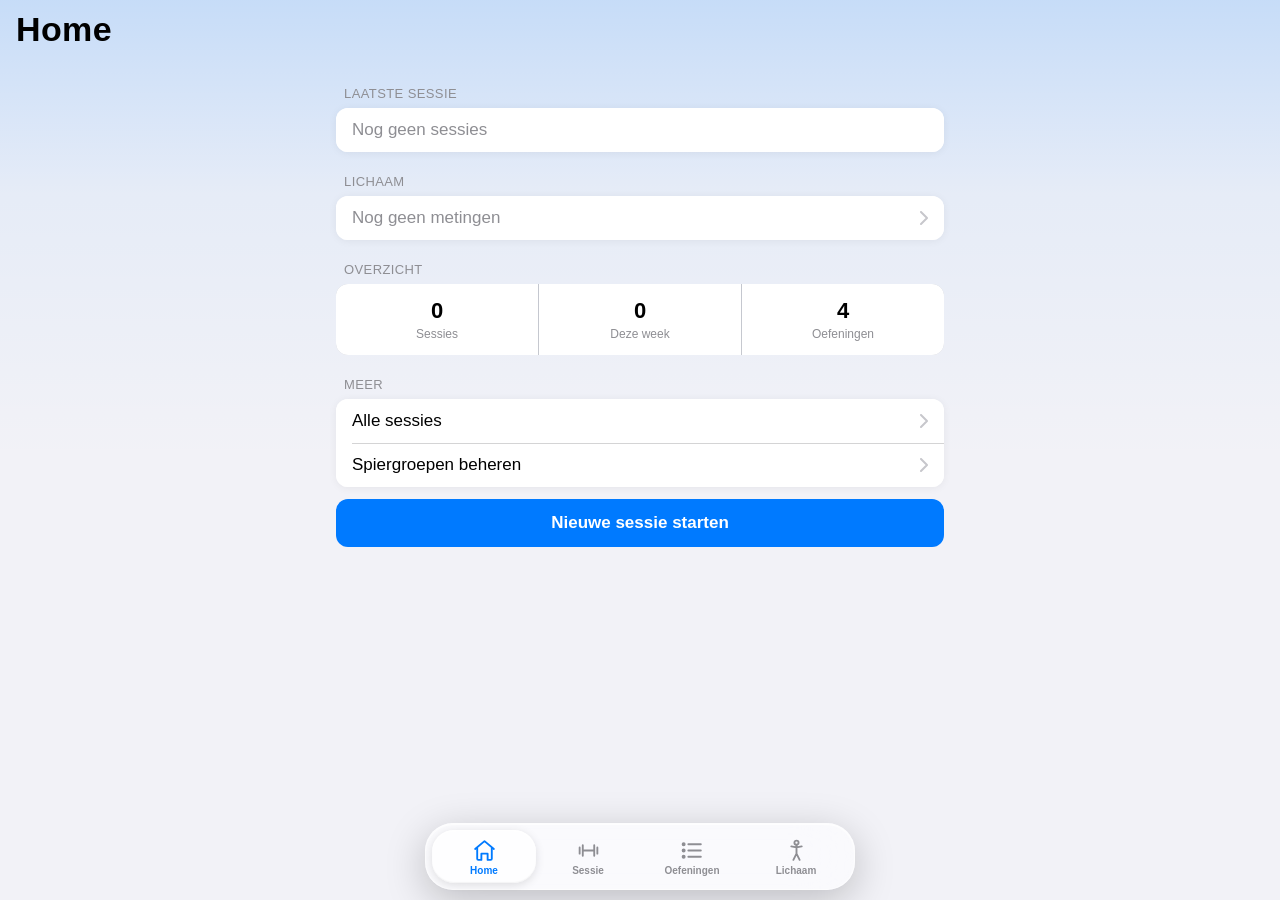
<file: index.html>
<!DOCTYPE html>
<html lang="nl">
<head>
  <meta charset="UTF-8" />
  <meta name="viewport" content="width=device-width, initial-scale=1, viewport-fit=cover, maximum-scale=1" />
  <title>Gym Tracker</title>
  <meta name="theme-color" content="#f9f9f9" media="(prefers-color-scheme: light)" />
  <meta name="theme-color" content="#161616" media="(prefers-color-scheme: dark)" />
  <link rel="manifest" href="./manifest.webmanifest" />
  <link rel="apple-touch-icon" href="./icons/icon-192.png" />
  <meta name="apple-mobile-web-app-capable" content="yes" />
  <meta name="apple-mobile-web-app-status-bar-style" content="default" />
  <meta name="apple-mobile-web-app-title" content="Gym" />
  <link rel="stylesheet" href="./styles.css" />
</head>
<body>
  <header class="app-header">
    <div class="nav-row" id="hdr-back"></div>
    <div class="title-row">
      <h1 class="large-title" id="view-title">Home</h1>
      <div id="hdr-right"></div>
    </div>
  </header>

  <main id="view"></main>

  <nav class="tabbar"><div class="tabbar-pill" id="tabbar"></div></nav>

  <div id="modal-root"></div>

  <script src="./app.js"></script>
</body>
</html>
</file>
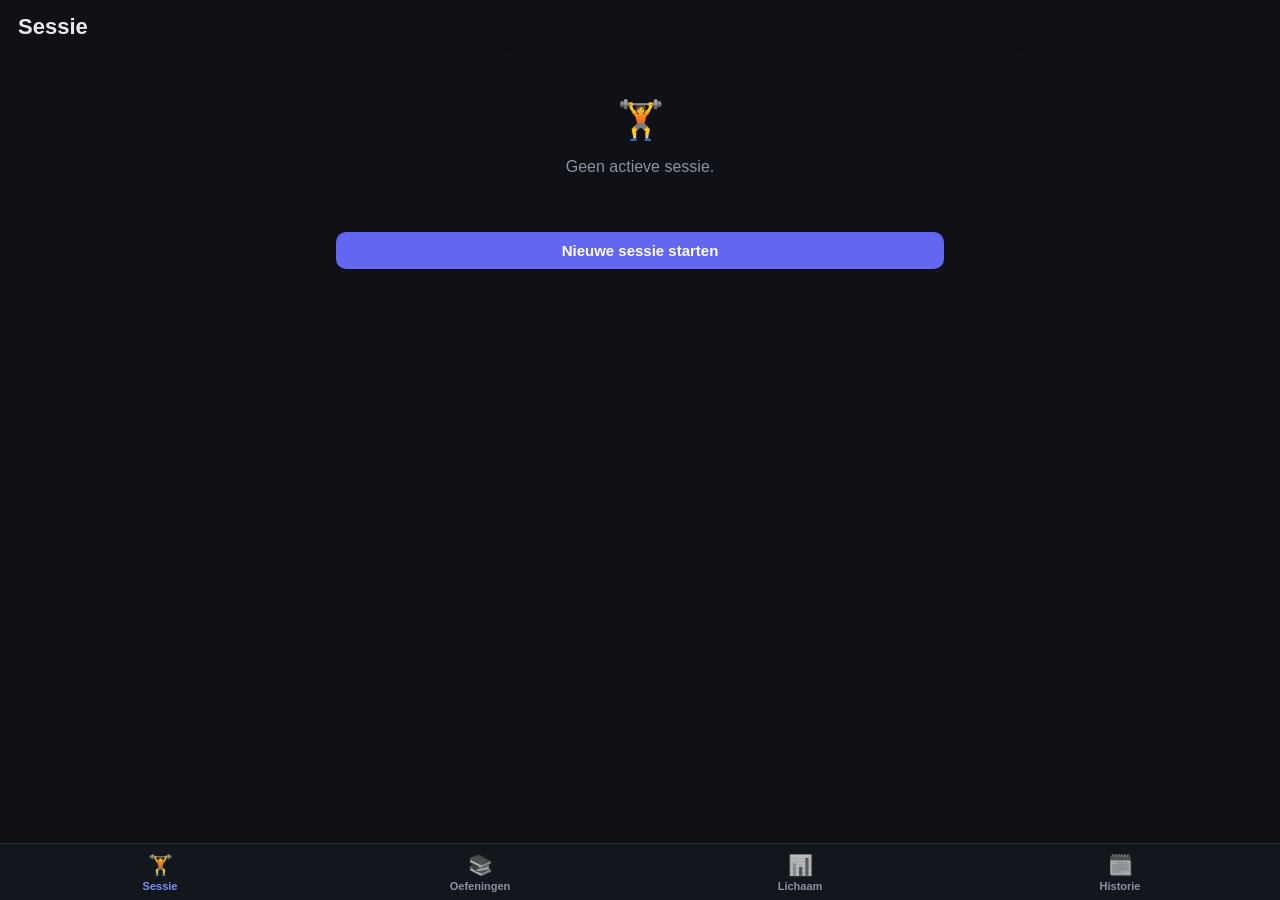
<file: gym-tracker/index.html>
<!DOCTYPE html>
<html lang="nl">
<head>
  <meta charset="UTF-8" />
  <meta name="viewport" content="width=device-width, initial-scale=1, viewport-fit=cover, maximum-scale=1" />
  <title>Gym Tracker</title>
  <meta name="theme-color" content="#0f1117" />
  <link rel="manifest" href="./manifest.webmanifest" />
  <link rel="apple-touch-icon" href="./icons/icon-192.png" />
  <meta name="apple-mobile-web-app-capable" content="yes" />
  <meta name="apple-mobile-web-app-status-bar-style" content="black-translucent" />
  <meta name="apple-mobile-web-app-title" content="Gym" />
  <link rel="stylesheet" href="./styles.css" />
</head>
<body>
  <header class="app-header">
    <h1 id="view-title">Sessie</h1>
    <div id="header-action"></div>
  </header>

  <main id="view"></main>

  <nav class="tabbar">
    <button class="tab" data-view="session"><span class="ico">🏋️</span><span>Sessie</span></button>
    <button class="tab" data-view="library"><span class="ico">📚</span><span>Oefeningen</span></button>
    <button class="tab" data-view="body"><span class="ico">📊</span><span>Lichaam</span></button>
    <button class="tab" data-view="history"><span class="ico">🗓️</span><span>Historie</span></button>
  </nav>

  <!-- Modal-host -->
  <div id="modal-root"></div>

  <script src="./app.js"></script>
</body>
</html>
</file>
<file: styles.css>
/* ===== iOS / Liquid Glass design tokens ===== */
:root {
  /* Licht (standaard) */
  --bg: #f2f2f7;
  --surface: #ffffff;
  --surface-2: #e9e9ee;
  --text: #000000;
  --text-2: #3c3c43;
  --muted: #8e8e93;
  --separator: rgba(60, 60, 67, 0.22);
  --accent: #007aff;
  --green: #34c759;
  --red: #ff3b30;
  --orange: #ff9500;
  --seg-active: #ffffff;
  --shadow: 0 1px 8px rgba(0, 0, 0, 0.06);
  /* Glas */
  --glass-bg: rgba(255, 255, 255, 0.6);
  --glass-border: rgba(255, 255, 255, 0.55);
  --glass-hi: rgba(255, 255, 255, 0.85);
  --glass-active: rgba(255, 255, 255, 0.82);
  --bodymap-off: #c9c9ce;
  --bodymap-skin: #b3b3bb;
  /* Ambient gloed bovenaan (Apple Health-stijl) */
  --hero: linear-gradient(180deg, rgba(0, 122, 255, 0.18) 0%, rgba(0, 122, 255, 0.05) 42%, rgba(0, 122, 255, 0) 100%);
  --radius: 12px;
  --safe-top: env(safe-area-inset-top, 0px);
  --safe-bottom: env(safe-area-inset-bottom, 0px);
}

@media (prefers-color-scheme: dark) {
  :root {
    --bg: #000000;
    --surface: #1c1c1e;
    --surface-2: #2c2c2e;
    --text: #ffffff;
    --text-2: #ebebf5;
    --muted: #8e8e93;
    --separator: rgba(84, 84, 88, 0.6);
    --accent: #0a84ff;
    --green: #30d158;
    --red: #ff453a;
    --orange: #ff9f0a;
    --seg-active: #636366;
    --shadow: none;
    --glass-bg: rgba(40, 40, 42, 0.55);
    --glass-border: rgba(255, 255, 255, 0.14);
    --glass-hi: rgba(255, 255, 255, 0.16);
    --glass-active: rgba(120, 120, 128, 0.5);
    --bodymap-off: #3a3a3c;
    --bodymap-skin: #48484a;
    --hero: linear-gradient(180deg, rgba(10, 132, 255, 0.34) 0%, rgba(10, 132, 255, 0.10) 45%, rgba(10, 132, 255, 0) 100%);
  }
}

* { box-sizing: border-box; -webkit-tap-highlight-color: transparent; }

html {
  background: var(--bg);
}
html, body {
  margin: 0;
  color: var(--text);
  font-family: -apple-system, BlinkMacSystemFont, "SF Pro Text", "Segoe UI", Roboto, sans-serif;
  font-size: 17px;
  -webkit-font-smoothing: antialiased;
  overscroll-behavior-y: none;
}
body {
  min-height: 100vh;
  padding-bottom: calc(96px + var(--safe-bottom));
  background-color: var(--bg);
  background-image: var(--hero);
  background-repeat: no-repeat;
  background-attachment: fixed;
  background-position: top;
  background-size: 100% 460px;
}

/* ===== Header ===== */
.app-header {
  position: sticky; top: 0; z-index: 10;
  padding: calc(var(--safe-top) + 8px) 16px 4px;
  background: transparent;
  border-bottom: 0.5px solid transparent;
  transition: background 0.25s ease, border-color 0.25s ease;
}
.app-header.scrolled {
  background: var(--glass-bg);
  backdrop-filter: saturate(180%) blur(22px);
  -webkit-backdrop-filter: saturate(180%) blur(22px);
  border-bottom-color: var(--separator);
}
.nav-row { display: flex; align-items: center; }
.nav-row:empty { display: none; }
.nav-back {
  background: none; border: none; color: var(--accent);
  font-size: 17px; padding: 2px 0 4px; display: flex; align-items: center; gap: 3px;
}
.nav-back svg { width: 11px; height: 18px; }
.title-row { display: flex; align-items: center; justify-content: space-between; gap: 10px; }
.large-title { font-size: 34px; font-weight: 700; letter-spacing: 0.37px; margin: 2px 0 10px; flex: 1; min-width: 0; }
.title-action { background: none; color: var(--accent); font-size: 17px; font-weight: 600; padding: 6px 0; white-space: nowrap; }
.icon-btn {
  width: 34px; height: 34px; border-radius: 50%; flex-shrink: 0;
  background: var(--glass-bg); border: 1px solid var(--glass-border); color: var(--accent);
  backdrop-filter: saturate(180%) blur(16px); -webkit-backdrop-filter: saturate(180%) blur(16px);
  display: grid; place-items: center; box-shadow: inset 0 1px 1px var(--glass-hi);
}
.icon-btn:active { filter: brightness(0.92); transform: scale(0.94); }
.icon-btn svg { width: 19px; height: 19px; }

/* ===== Main ===== */
main { padding: 0 16px 28px; max-width: 640px; margin: 0 auto; }

/* ===== Inset-grouped lijsten ===== */
.group-label { font-size: 13px; color: var(--muted); margin: 22px 8px 7px; text-transform: uppercase; letter-spacing: 0.4px; }
.group { background: var(--surface); border-radius: var(--radius); overflow: hidden; box-shadow: var(--shadow); margin-bottom: 8px; }
.row { display: flex; align-items: center; gap: 12px; padding: 12px 16px; min-height: 44px; position: relative; background: var(--surface); }
.row + .row::before { content: ""; position: absolute; top: 0; left: 16px; right: 0; height: 0.5px; background: var(--separator); }
.row:active { background: var(--surface-2); }
.row .r-main { flex: 1; min-width: 0; }
.row .r-title { font-size: 17px; }
.row .r-sub { font-size: 13px; color: var(--muted); margin-top: 2px; }
.row .r-value { color: var(--muted); font-size: 17px; }
.chevron { color: #c7c7cc; width: 8px; height: 14px; flex-shrink: 0; }
@media (prefers-color-scheme: dark) { .chevron { color: #48484a; } }

/* ===== Cards ===== */
.card { background: var(--surface); border-radius: 16px; padding: 16px; box-shadow: var(--shadow); margin-bottom: 14px; }
.card-head { display: flex; align-items: center; justify-content: space-between; gap: 10px; margin-bottom: 12px; }
.card-head h3 { margin: 0; font-size: 20px; font-weight: 700; }

.muted { color: var(--muted); }
.small { font-size: 13px; }
.center { text-align: center; }

/* ===== Empty state ===== */
.empty { color: var(--muted); text-align: center; padding: 56px 16px 32px; }
.empty .big { font-size: 52px; display: block; margin-bottom: 14px; }
.empty p { font-size: 16px; }

/* ===== Buttons ===== */
button { font-family: inherit; cursor: pointer; border: none; font-size: 17px; }
.btn-primary { background: var(--accent); color: #fff; border-radius: 12px; padding: 14px; font-weight: 600; width: 100%; }
.btn-primary:active { filter: brightness(0.92); }
.btn-tinted { background: color-mix(in srgb, var(--accent) 14%, transparent); color: var(--accent); border-radius: 12px; padding: 13px; font-weight: 600; width: 100%; }
.btn-grey { background: var(--surface-2); color: var(--text); border-radius: 12px; padding: 13px; font-weight: 600; width: 100%; }
.btn-link { background: none; color: var(--accent); padding: 8px 0; font-weight: 400; }
.btn-destructive { background: none; color: var(--red); width: 100%; padding: 14px; font-weight: 400; }
.btn-add-cell { width: 100%; background: var(--surface); border-radius: var(--radius); padding: 14px 16px; color: var(--accent); font-weight: 400; text-align: left; box-shadow: var(--shadow); display: flex; align-items: center; gap: 8px; }
.plus-circle { width: 22px; height: 22px; flex-shrink: 0; }

/* ===== Inputs ===== */
input, select, textarea { font-family: inherit; font-size: 17px; background: var(--surface-2); border: none; color: var(--text); border-radius: 10px; padding: 12px 14px; width: 100%; }
input:focus, select:focus, textarea:focus { outline: 2px solid var(--accent); outline-offset: -1px; }
select { appearance: none; -webkit-appearance: none; }
.field { margin-bottom: 14px; }
.field label { display: block; font-size: 13px; color: var(--muted); margin: 0 0 6px 4px; }
.row-inputs { display: flex; gap: 10px; }
.row-inputs > * { flex: 1; }
.select-wrap { position: relative; }
.select-wrap::after { content: ""; position: absolute; right: 14px; top: 50%; transform: translateY(-50%); width: 10px; height: 6px; pointer-events: none; background: var(--muted); clip-path: polygon(0 0, 100% 0, 50% 100%); }

/* ===== Set-rijen ===== */
.set-head, .set-row { display: grid; grid-template-columns: 30px 1fr 1fr 36px; gap: 8px; align-items: center; }
.set-head { font-size: 12px; color: var(--muted); margin: 4px 0 6px; padding: 0 2px; }
.set-row { margin-bottom: 8px; }
.set-row .setnum { width: 28px; height: 28px; border-radius: 8px; background: var(--surface-2); color: var(--muted); display: grid; place-items: center; font-size: 14px; font-weight: 600; }
.set-row input { text-align: center; padding: 10px; }
.set-row .del { background: none; color: var(--muted); padding: 4px; font-size: 18px; }
.vol-line { font-size: 13px; color: var(--muted); margin-top: 6px; }
.vol-line b { color: var(--text); }

/* ===== Timer ===== */
.timer-card {
  display: flex; align-items: center; justify-content: space-between;
  background: var(--surface); border-radius: 16px; padding: 14px 18px; box-shadow: var(--shadow); margin: 12px 0 14px;
}
.timer-card .t-time { font-size: 30px; font-weight: 700; font-variant-numeric: tabular-nums; letter-spacing: 0.5px; }
.timer-card .t-vol { text-align: right; }
.timer-card .t-vol .v { font-size: 22px; font-weight: 700; }
.timer-card .t-lbl { font-size: 12px; color: var(--muted); margin-top: 1px; }

/* ===== Pills ===== */
.pill { display: inline-block; padding: 3px 10px; border-radius: 999px; background: color-mix(in srgb, var(--accent) 14%, transparent); color: var(--accent); font-size: 13px; font-weight: 600; }

/* ===== Segmented control ===== */
.segmented { display: flex; background: var(--surface-2); border-radius: 9px; padding: 2px; gap: 2px; margin-bottom: 14px; }
.segmented button { flex: 1; border-radius: 7px; background: transparent; color: var(--text); padding: 7px 4px; font-size: 13px; font-weight: 500; }
.segmented button.active { background: var(--seg-active); font-weight: 600; box-shadow: 0 1px 4px rgba(0,0,0,.12); }

/* ===== Stats ===== */
.stat-grid { display: grid; grid-template-columns: repeat(3, 1fr); gap: 1px; background: var(--separator); border-radius: 12px; overflow: hidden; }
.stat { background: var(--surface); padding: 14px 8px; text-align: center; }
.stat .val { font-size: 22px; font-weight: 700; }
.stat .val .u { font-size: 13px; color: var(--muted); font-weight: 400; }
.stat .lbl { font-size: 12px; color: var(--muted); margin-top: 3px; }
.delta-up { color: var(--green); }
.delta-down { color: var(--accent); }

/* ===== Chart ===== */
.chart { width: 100%; height: 190px; display: block; }
.chart-line { fill: none; stroke: var(--accent); stroke-width: 2.5; stroke-linejoin: round; stroke-linecap: round; }
.chart-fill { fill: color-mix(in srgb, var(--accent) 12%, transparent); stroke: none; }
.chart-dot { fill: var(--accent); }
.chart-lbl { fill: var(--muted); font-size: 11px; }

/* ===== Zwevende glazen tabbalk (Liquid Glass) ===== */
.tabbar {
  position: fixed; left: 0; right: 0; bottom: 0; z-index: 20;
  display: flex; justify-content: center;
  padding: 0 16px calc(10px + var(--safe-bottom));
  pointer-events: none;
}
.tabbar-pill {
  pointer-events: auto; position: relative; display: flex;
  width: 100%; max-width: 430px; padding: 6px; border-radius: 28px;
  background: var(--glass-bg);
  backdrop-filter: saturate(200%) blur(28px);
  -webkit-backdrop-filter: saturate(200%) blur(28px);
  border: 1px solid var(--glass-border);
  box-shadow: 0 10px 40px rgba(0, 0, 0, 0.22), inset 0 1px 1px var(--glass-hi);
}
.tab-highlight {
  position: absolute; top: 6px; bottom: 6px; left: 6px;
  width: calc((100% - 12px) / 4); border-radius: 22px;
  background: var(--glass-active);
  box-shadow: inset 0 1px 1px var(--glass-hi), inset 0 -1px 1px rgba(0,0,0,0.04), 0 2px 10px rgba(0, 0, 0, 0.12);
  transform: translateX(calc(var(--idx, 0) * 100%));
  transition: transform 0.42s cubic-bezier(0.34, 1.3, 0.5, 1);
}
.tab {
  position: relative; z-index: 1; flex: 1; background: none;
  display: flex; flex-direction: column; align-items: center; gap: 2px;
  padding: 8px 0 7px; color: var(--muted); font-size: 10px; font-weight: 600;
  transition: color 0.25s, transform 0.1s;
}
.tab svg { width: 25px; height: 25px; }
.tab.active { color: var(--accent); }
.tab:active { transform: scale(0.9); }

/* ===== Modal (glas-sheet) ===== */
#modal-root:empty { display: none; }
.modal-overlay { position: fixed; inset: 0; z-index: 50; background: rgba(0, 0, 0, 0.4); display: flex; align-items: flex-end; justify-content: center; animation: fade 0.2s ease; }
.modal {
  width: 100%; max-width: 640px; background: var(--bg);
  border-radius: 16px 16px 0 0; padding: 10px 16px calc(20px + var(--safe-bottom));
  max-height: 92vh; overflow-y: auto; animation: slideup 0.28s cubic-bezier(0.2, 0.8, 0.2, 1);
  border-top: 0.5px solid var(--glass-border);
}
.modal-grabber { width: 36px; height: 5px; border-radius: 3px; background: var(--separator); margin: 6px auto 14px; }
.modal h2 { margin: 0 0 16px; font-size: 20px; font-weight: 700; text-align: center; }
@keyframes fade { from { opacity: 0; } }
@keyframes slideup { from { transform: translateY(100%); } }

/* ===== Toast ===== */
.toast { position: fixed; left: 50%; bottom: calc(110px + var(--safe-bottom)); transform: translateX(-50%); background: rgba(40, 40, 40, 0.95); color: #fff; padding: 11px 18px; border-radius: 999px; font-size: 15px; z-index: 60; animation: fade 0.2s; box-shadow: 0 8px 30px rgba(0, 0, 0, 0.35); }

.spacer { flex: 1; }
.mt { margin-top: 12px; }

/* ===== Lichaam-figuur ===== */
.bodymap { width: 100%; max-width: 320px; height: auto; display: block; margin: 2px auto 0; }
.bodymap rect, .bodymap ellipse, .bodymap path, .bodymap circle { transition: fill 0.3s ease; }
.bm-cap { fill: var(--muted); font-size: 12px; text-anchor: middle; font-weight: 600; }
.chips { display: flex; flex-wrap: wrap; gap: 6px; justify-content: center; margin-top: 12px; }

/* ===== Reorder + verwijder in spiergroepen ===== */
.reorder { display: flex; gap: 4px; }
.mv { background: var(--surface-2); color: var(--accent); border-radius: 8px; padding: 6px 9px; display: grid; place-items: center; }
.mv:disabled { opacity: 0.35; color: var(--muted); }
.mv svg { width: 16px; height: 16px; }
.del-x { background: none; color: var(--red); padding: 6px 4px; font-size: 17px; }
</file>
<file: gym-tracker/styles.css>
:root {
  --bg: #0f1117;
  --surface: #181b24;
  --surface-2: #20242f;
  --border: #2a2f3c;
  --text: #e7e9ee;
  --muted: #8b92a3;
  --accent: #6366f1;
  --accent-2: #818cf8;
  --danger: #ef4444;
  --ok: #22c55e;
  --radius: 14px;
  --safe-top: env(safe-area-inset-top, 0px);
  --safe-bottom: env(safe-area-inset-bottom, 0px);
}

* { box-sizing: border-box; -webkit-tap-highlight-color: transparent; }

html, body {
  margin: 0;
  background: var(--bg);
  color: var(--text);
  font-family: -apple-system, BlinkMacSystemFont, "Segoe UI", Roboto, sans-serif;
  font-size: 16px;
  overscroll-behavior-y: none;
}

body {
  min-height: 100vh;
  padding-bottom: calc(72px + var(--safe-bottom));
}

/* Header */
.app-header {
  position: sticky;
  top: 0;
  z-index: 10;
  display: flex;
  align-items: center;
  justify-content: space-between;
  padding: calc(var(--safe-top) + 14px) 18px 14px;
  background: linear-gradient(180deg, var(--bg) 70%, transparent);
  backdrop-filter: blur(8px);
}
.app-header h1 { font-size: 22px; font-weight: 700; margin: 0; }

#header-action button { font-size: 14px; }

/* Main */
main { padding: 4px 16px 24px; max-width: 640px; margin: 0 auto; }

/* Cards */
.card {
  background: var(--surface);
  border: 1px solid var(--border);
  border-radius: var(--radius);
  padding: 16px;
  margin-bottom: 12px;
}
.card-head {
  display: flex; align-items: center; justify-content: space-between;
  gap: 10px; margin-bottom: 10px;
}
.card-head h3 { margin: 0; font-size: 17px; }

.muted { color: var(--muted); }
.small { font-size: 13px; }
.center { text-align: center; }
.empty { color: var(--muted); text-align: center; padding: 40px 16px; }
.empty .big { font-size: 38px; display: block; margin-bottom: 10px; }

/* Buttons */
button {
  font-family: inherit;
  cursor: pointer;
  border: none;
  border-radius: 10px;
  padding: 10px 14px;
  background: var(--surface-2);
  color: var(--text);
  font-size: 15px;
  font-weight: 600;
  transition: transform .05s, background .15s;
}
button:active { transform: scale(.97); }
.btn-primary { background: var(--accent); color: #fff; }
.btn-primary:active { background: var(--accent-2); }
.btn-ghost { background: transparent; color: var(--accent-2); padding: 8px 6px; }
.btn-danger { background: transparent; color: var(--danger); }
.btn-block { width: 100%; }
.btn-row { display: flex; gap: 10px; }
.btn-sm { padding: 6px 10px; font-size: 13px; }
.fab-add {
  width: 100%; padding: 14px; font-size: 16px;
  background: var(--surface); border: 1px dashed var(--border); color: var(--accent-2);
}

/* Inputs */
input, select, textarea {
  font-family: inherit;
  font-size: 16px;
  background: var(--surface-2);
  border: 1px solid var(--border);
  color: var(--text);
  border-radius: 10px;
  padding: 11px 12px;
  width: 100%;
}
input:focus, select:focus, textarea:focus { outline: none; border-color: var(--accent); }
label { display: block; font-size: 13px; color: var(--muted); margin: 0 0 5px 2px; }
.field { margin-bottom: 14px; }
.row { display: flex; gap: 10px; }
.row > * { flex: 1; }

/* Set-rij */
.set-row {
  display: grid;
  grid-template-columns: 28px 1fr 1fr 40px;
  gap: 8px;
  align-items: center;
  margin-bottom: 8px;
}
.set-row .setnum {
  width: 28px; height: 28px; border-radius: 8px;
  background: var(--surface-2); color: var(--muted);
  display: grid; place-items: center; font-size: 13px; font-weight: 700;
}
.set-row input { padding: 9px 10px; text-align: center; }
.set-row .del { background: transparent; color: var(--muted); padding: 6px; }
.set-head {
  display: grid; grid-template-columns: 28px 1fr 1fr 40px; gap: 8px;
  font-size: 12px; color: var(--muted); margin-bottom: 6px; padding: 0 2px;
}

/* Pills / tags */
.pill {
  display: inline-block; padding: 3px 10px; border-radius: 999px;
  background: var(--surface-2); color: var(--muted); font-size: 12px; font-weight: 600;
}
.pill.accent { background: rgba(99,102,241,.18); color: var(--accent-2); }

/* Lijst-item */
.list-item {
  display: flex; align-items: center; justify-content: space-between;
  gap: 12px; padding: 14px 16px;
  background: var(--surface); border: 1px solid var(--border);
  border-radius: var(--radius); margin-bottom: 10px;
}
.list-item .li-main { min-width: 0; }
.list-item .li-title { font-weight: 600; }
.list-item .li-sub { color: var(--muted); font-size: 13px; margin-top: 2px; }

/* Tabbar */
.tabbar {
  position: fixed; left: 0; right: 0; bottom: 0; z-index: 20;
  display: flex;
  background: rgba(20,23,31,.92);
  backdrop-filter: blur(12px);
  border-top: 1px solid var(--border);
  padding-bottom: var(--safe-bottom);
}
.tab {
  flex: 1; background: transparent; border-radius: 0;
  display: flex; flex-direction: column; align-items: center; gap: 3px;
  padding: 9px 0 8px; color: var(--muted); font-size: 11px; font-weight: 600;
}
.tab .ico { font-size: 20px; filter: grayscale(1) opacity(.7); }
.tab.active { color: var(--accent-2); }
.tab.active .ico { filter: none; }

/* Modal */
#modal-root:empty { display: none; }
.modal-overlay {
  position: fixed; inset: 0; z-index: 50;
  background: rgba(0,0,0,.55);
  display: flex; align-items: flex-end; justify-content: center;
  animation: fade .15s ease;
}
.modal {
  width: 100%; max-width: 640px;
  background: var(--surface);
  border-radius: 18px 18px 0 0;
  border-top: 1px solid var(--border);
  padding: 18px 18px calc(20px + var(--safe-bottom));
  max-height: 88vh; overflow-y: auto;
  animation: slideup .22s cubic-bezier(.2,.8,.2,1);
}
.modal h2 { margin: 4px 0 16px; font-size: 19px; }
@keyframes fade { from { opacity: 0 } }
@keyframes slideup { from { transform: translateY(100%) } }

/* Chart */
.chart { width: 100%; height: 180px; display: block; }
.chart-dot { fill: var(--accent-2); }

/* Stat */
.stat-grid { display: grid; grid-template-columns: repeat(3, 1fr); gap: 10px; }
.stat {
  background: var(--surface-2); border-radius: 12px; padding: 12px; text-align: center;
}
.stat .val { font-size: 20px; font-weight: 700; }
.stat .lbl { font-size: 11px; color: var(--muted); margin-top: 2px; }

.divider { height: 1px; background: var(--border); margin: 14px 0; }
.flush-top { margin-top: -2px; }
.toast {
  position: fixed; left: 50%; bottom: calc(86px + var(--safe-bottom));
  transform: translateX(-50%);
  background: var(--surface-2); border: 1px solid var(--border);
  color: var(--text); padding: 10px 16px; border-radius: 999px;
  font-size: 14px; z-index: 60; animation: fade .15s;
  box-shadow: 0 8px 24px rgba(0,0,0,.4);
}
</file>
